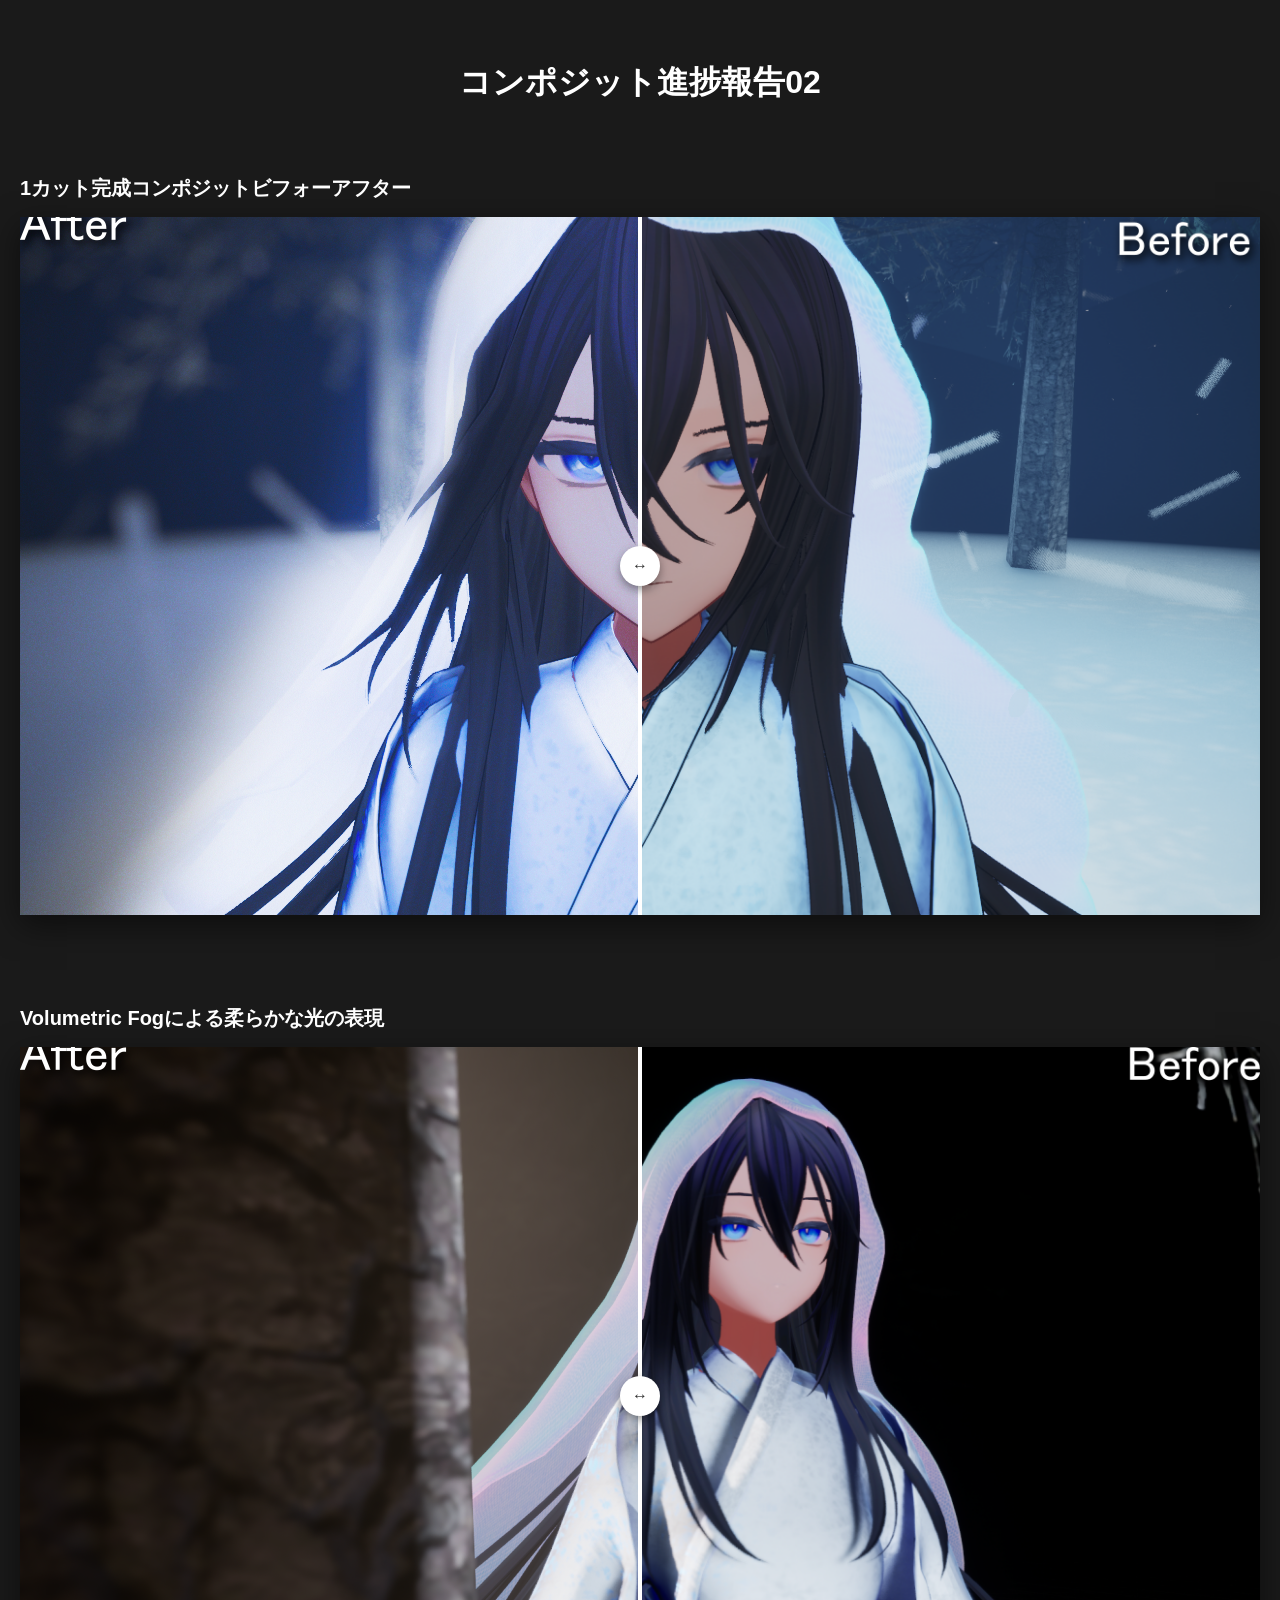
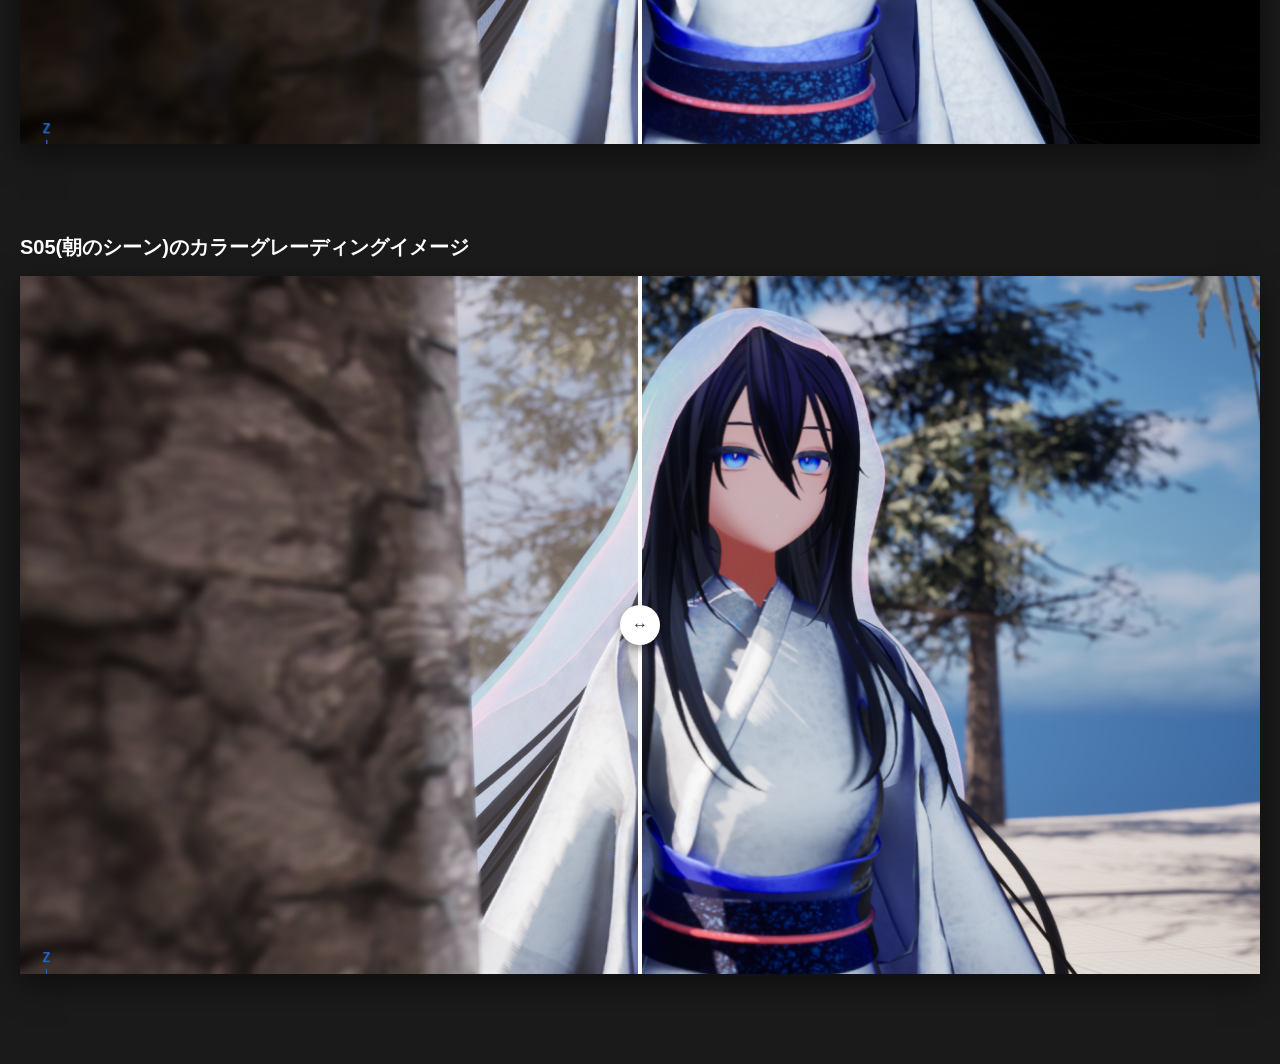
<file: index.html>
<!DOCTYPE html>
<html lang="ja">
<head>
  <meta name="robots" content="noindex, nofollow">
  <meta charset="UTF-8">
  <meta name="viewport" content="width=device-width, initial-scale=1.0">
  <title>コンポジット進捗報告02</title>
  <link rel="stylesheet" href="style.css">
</head>
<body>

  <h1>コンポジット進捗報告02</h1>

  <h2 class="section-title">1カット完成コンポジットビフォーアフター</h2>
  <div class="slider-container" id="group1">
    <img src="Onecut_before.png" alt="Onecut Before" class="image-before">

    <div class="image-after-wrap">
      <img src="Onecut_after.png" alt="Onecut After" class="image-after">
    </div>

    <input type="range" min="0" max="100" value="50" class="slider">
    
    <div class="slider-button"></div>
  </div>


  <h2 class="section-title">Volumetric Fogによる柔らかな光の表現</h2>
  <div class="slider-container" id="group2">
    <img src="Volumet_before.png" alt="Volumet Before" class="image-before">

    <div class="image-after-wrap">
      <img src="Volumet_after.png" alt="Volumet After" class="image-after">
    </div>

    <input type="range" min="0" max="100" value="50" class="slider">
    
    <div class="slider-button"></div>
  </div>


  <h2 class="section-title">S05(朝のシーン)のカラーグレーディングイメージ</h2>
  <div class="slider-container" id="group3">
    <img src="S05_colorimage_before.png" alt="S05 Colorimage Before" class="image-before">

    <div class="image-after-wrap">
      <img src="S05_colorimage_after.png" alt="S05 Colorimage After" class="image-after">
    </div>

    <input type="range" min="0" max="100" value="50" class="slider">
    
    <div class="slider-button"></div>
  </div>

  <script src="script.js"></script>
</body>
</html>
</file>
<file: style.css>
body {
  display: flex;
  flex-direction: column; /* 縦並びにする設定 */
  align-items: center;
  min-height: 100vh;
  margin: 0;
  padding: 40px 20px;
  background-color: #1a1a1a; /* VFXサイト風のダーク背景 */
  box-sizing: border-box;
  /* 全体のフォントをＭＳ Ｐゴシックに指定 */
  font-family: "MS PGothic", "MS Pゴシック", sans-serif; 
}

h1 {
  color: #ffffff;
  margin-bottom: 30px;
}

/* スライダー全体の共通設定 */
.slider-container {
  position: relative;
  width: 100%;
  overflow: hidden;
  user-select: none;
  box-shadow: 0 10px 30px rgba(0,0,0,0.5);
  margin-bottom: 50px; /* スライダー同士の縦の隙間 */
}

/* 🎬 グループ1専用の設定 (1280x720 / 16:9) */
#group1 {
  max-width: 1280px;
  aspect-ratio: 16 / 9;
}
#group1 .image-after-wrap .image-after {
  width: 1280px; /* After画像の潰れ防止 */
  max-width: none;
}

/* 🎬 グループ2専用の設定 (1280x720 / 16:9) */
#group2 {
  max-width: 1280px;
  aspect-ratio: 16 / 9;
}
#group2 .image-after-wrap .image-after {
  width: 1280px; /* After画像の潰れ防止 */
  max-width: none;
}

/* 🎬 グループ3専用の設定 (1280x720 / 16:9) ★新しく追加 */
#group3 {
  max-width: 1280px;
  aspect-ratio: 16 / 9;
}
#group3 .image-after-wrap .image-after {
  width: 1280px; /* After画像の潰れ防止 */
  max-width: none;
}

/* 画像とスライダーの位置関係の設定 */
.slider-container img {
  position: absolute;
  top: 0;
  left: 0;
  width: 100%;
  height: 100%;
  object-fit: cover;
  display: block;
}

.image-after-wrap {
  position: absolute;
  top: 0;
  left: 0;
  width: 50%; /* 初期表示は半分 */
  height: 100%;
  overflow: hidden;
  z-index: 2;
}

/* 本物のスライダー（透明にして上に被せる） */
.slider {
  position: absolute;
  -webkit-appearance: none;
  appearance: none;
  width: 100%;
  height: 100%;
  background: transparent;
  opacity: 0;
  cursor: ew-resize;
  z-index: 4;
  margin: 0;
}

/* 見た目用の白い縦線 */
.slider-button {
  position: absolute;
  top: 0;
  left: 50%;
  transform: translateX(-50%);
  width: 4px;
  height: 100%;
  background: #ffffff;
  z-index: 3;
  pointer-events: none;
}

/* 線の中央にある丸いつまみ */
.slider-button::after {
  content: '↔';
  color: #333;
  font-weight: bold;
  text-align: center;
  line-height: 40px;
  position: absolute;
  top: 50%;
  left: 50%;
  transform: translate(-50%, -50%);
  width: 40px;
  height: 40px;
  background: #ffffff;
  border-radius: 50%;
  box-shadow: 0 4px 10px rgba(0,0,0,0.4);
}

/* 追加したタイトルのスタイリング */
.section-title {
  font-family: "ＭＳ Ｐゴシック", sans-serif;
  font-size: 20px;       /* 文字の大きさ */
  color: #ffffff;         /* 文字の色（白） */
  margin-top: 40px;      /* 上の要素との余白 */
  margin-bottom: 15px;   /* 下の画像ボックスとの余白 */
  text-align: left;      /* 左寄せ */
  width: 100%;
  max-width: 1280px;     /* タイトルの幅をスライダーに合わせる */
}
</file>
